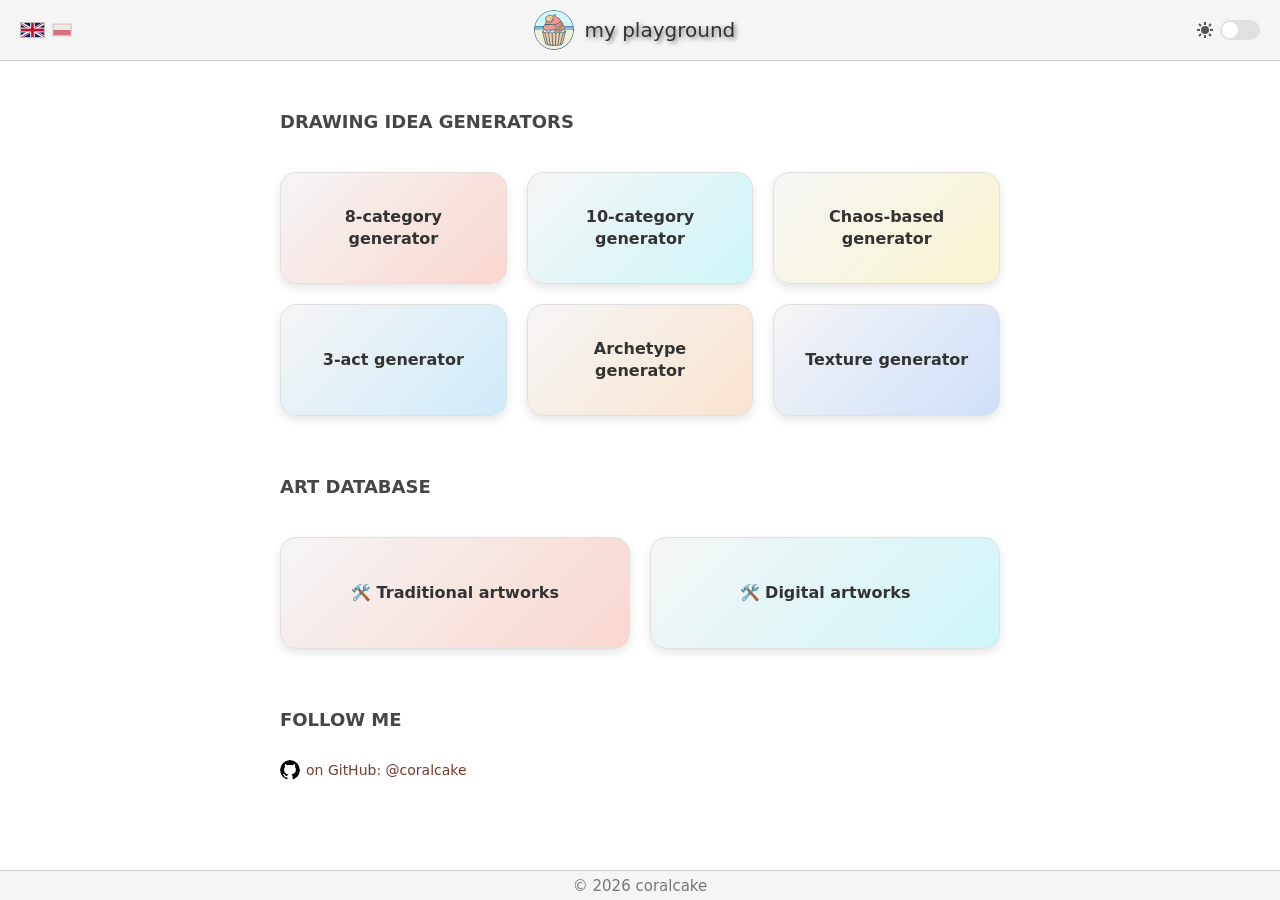
<file: index.html>
<!DOCTYPE html>
<html lang="pl">
<head>
    <meta charset="UTF-8">
    <meta name="viewport" content="width=device-width, initial-scale=1.0">
    <title>coralcake's playground</title>
    <link rel="stylesheet" href="/css/style.css">
    <link rel="icon" href="/favicon.ico" type="image/x-icon">
    <link rel="icon" href="/favicon-32x32.png" type="image/png" sizes="32x32" >
    <link rel="icon" href="/favicon-16x16.png" type="image/png" sizes="16x16">
</head>
<body data-lang-files="common">
    <script>
        (function(){
            if (localStorage.getItem('darkMode') === 'enabled') {
                document.body.style.transition = 'none';
                document.body.classList.add('dark-mode');
                
                document.addEventListener('DOMContentLoaded', () => {
                    document.body.style.transition = '';
                })
            }
        })();
    </script>
    <header>
        <div class="menu-left">
            <div class="switch-lang">
                <img id="flag1" src="/svg/flag-uk.svg" alt="English" class="flag-icon" height=14>
                <img id="flag2" src="/svg/flag-pl.svg" alt="Polish" class="flag-icon darkened" height=14>
            </div>
        </div>
        
        <div class="logo-center">
            <a href="https://coralcake.github.io">
                <img src="/svg/avatar-coralcake.svg" alt="Logo" height=40 width=40>
            </a>
            <span class="logo-text">my playground</span>
        </div>
        
        <div class="switch-right">
            <img id="modeImage" src="/svg/mode-light.svg" alt="Light/Dark Mode" height=20 width=20>
            <label class="switch-mode">
                <input type="checkbox" id="modeToggle">
                <span class="slider"></span>
            </label>
        </div>
    </header>
    
    <main>
        <section>
            <h1 data-i18n="menu_generators">Drawing idea generators</h1>
            <div class="tiles">
                <a class="tile" href="/pages/generators.html#generator-8">
                    <h3 data-i18n="menu_gen8">8-category generator</h3>
                </a>
                <a class="tile" href="/pages/generators.html#generator-10">
                    <h3 data-i18n="menu_gen10">10-category generator</h3>
                </a>
                <a class="tile" href="/pages/generators.html#generator-chaos">
                    <h3 data-i18n="menu_chaos">Chaos-based generator</h3>
                </a>
                <a class="tile" href="/pages/generators.html#generator-3-act">
                    <h3 data-i18n="menu_3act">3-act generator</h3>
                </a>
                <a class="tile" href="/pages/generators.html#generator-archetype">
                    <h3 data-i18n="menu_arch">Archetype generator</h3>
                </a>
                <a class="tile" href="/pages/generators.html#generator-textures">
                    <h3 data-i18n="menu_tex">Texture generator</h3>
                </a>
            </div>
            
            <h1 data-i18n="menu_database">Art database</h1>
            <div class="tiles">
                <a class="tile" href="/pages/art-database.html#art-traditional">
                    <h3 data-i18n="menu_arttra">🛠️ Traditional artworks</h3>
                </a>
                <a class="tile" href="/pages/art-database.html#art-digital">
                    <h3 data-i18n="menu_artdig">🛠️ Digital artworks</h3>
                </a>
            </div>
            
            <h1 data-i18n="menu_follow">Follow me</h1>
            <a href="https://github.com/coralcake" class="follow">
                <img id="githubIcon" src="/svg/GitHub_Invertocat_Black.svg" alt="GitHub" height=20 width=20>
                <span data-i18n="github_label">on GitHub: @coralcake</span>
            </a>
        </section>
    </main>
    
    <footer>
        <span class="footer-text" data-i18n="footer">© 2026 coralcake</span>
    </footer>
    
    <script src="/js/dark-light-mode.js"></script>
    <script src="/js/lang-switch.js"></script>
</body>
</html>
</file>
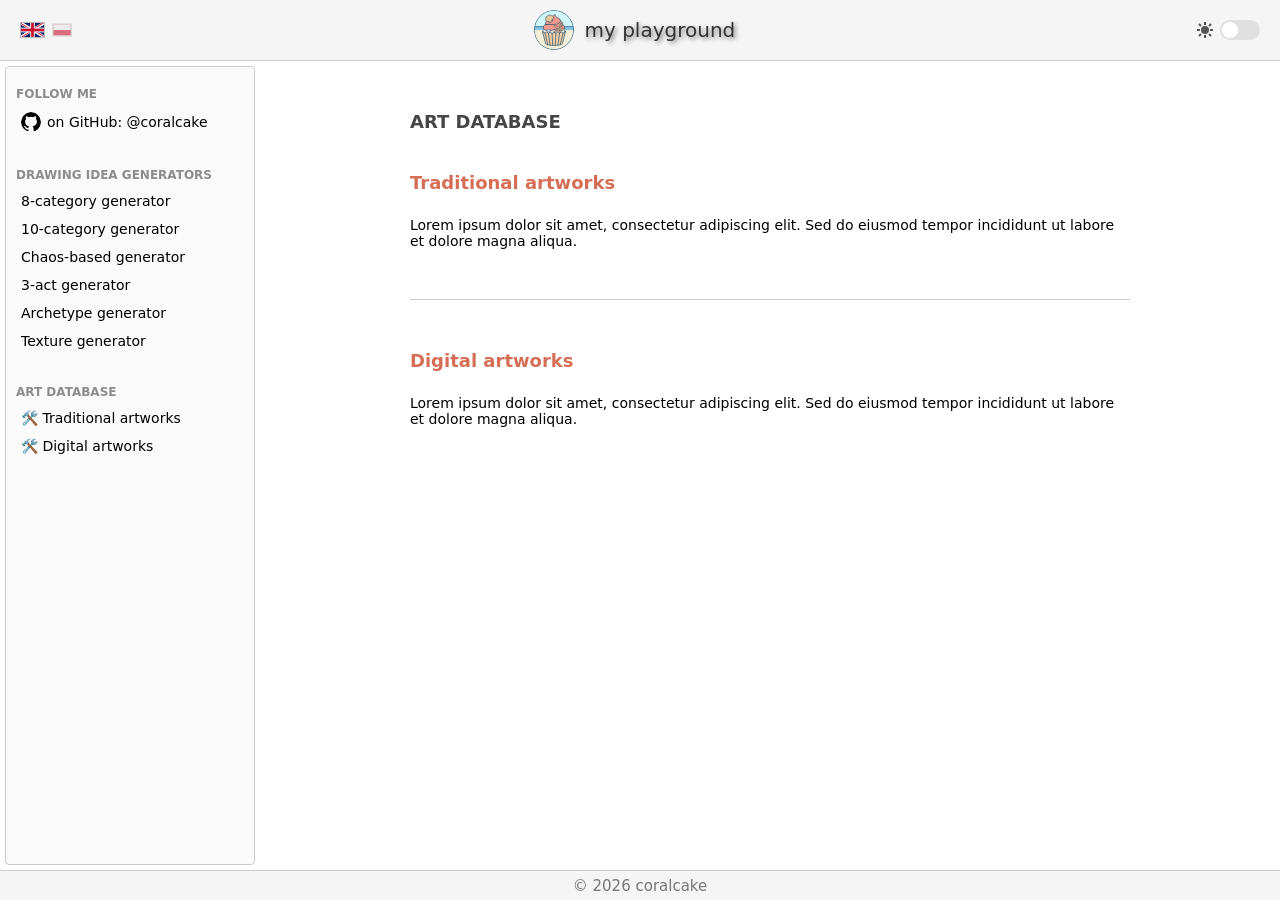
<file: pages/art-database.html>
<!DOCTYPE html>
<html lang="pl">
<head>
    <meta charset="UTF-8">
    <meta name="viewport" content="width=device-width, initial-scale=1.0">
    <title>Art database</title>
    <link rel="stylesheet" href="/css/style.css">
    <link rel="icon" href="/favicon.ico" type="image/x-icon">
    <link rel="icon" href="/favicon-32x32.png" type="image/png" sizes="32x32" >
    <link rel="icon" href="/favicon-16x16.png" type="image/png" sizes="16x16">
</head>
<body data-lang-files="common,art-database">
    <script>
        (function(){
            if (localStorage.getItem('darkMode') === 'enabled') {
                document.body.style.transition = 'none';
                document.body.classList.add('dark-mode');
                
                document.addEventListener('DOMContentLoaded', () => {
                    document.body.style.transition = '';
                })
            }
        })();
    </script>
    <header>
        <div class="menu-left">
            <div class="hamburger" onclick="showMenu()">
                <div></div>
                <div></div>
                <div></div>
            </div>
            <div class="switch-lang">
                <img id="flag1" src="/svg/flag-uk.svg" alt="English" class="flag-icon" height=14>
                <img id="flag2" src="/svg/flag-pl.svg" alt="Polish" class="flag-icon darkened" height=14>
            </div>
        </div>
        
        <div class="logo-center">
            <a href="https://coralcake.github.io">
                <img src="/svg/avatar-coralcake.svg" alt="Logo" height=40 width=40>
            </a>
            <span class="logo-text">my playground</span>
        </div>
        
        <div class="switch-right">
            <img id="modeImage" src="/svg/mode-light.svg" alt="Light/Dark Mode" height=20 width=20>
            <label class="switch-mode">
                <input type="checkbox" id="modeToggle">
                <span class="slider"></span>
            </label>
        </div>
    </header>
    
    <main>
        <nav id="menu">
            <div class="nav-wrapper">
                <div class="nav-section">
                    <div class="menu-icons">
                        <div onclick="window.location.href='https://coralcake.github.io'">
                            <img id="homeIcon" src="/svg/home-day.svg" alt="Go Home" height=20 width=20>
                        </div>
                        <div onclick="hideMenu()">
                            <img id="xmarkIcon" src="/svg/xmark-day.svg" alt="Close Menu" height=20 width=20>
                        </div>
                    </div>
                    <div class="nav-title" data-i18n="menu_follow">Follow me</div>
                    <a href="https://github.com/coralcake" class="icon">
                        <img id="githubIcon" src="/svg/GitHub_Invertocat_Black.svg" alt="GitHub" height=20 width=20>
                        <span data-i18n="github_label">on GitHub: @coralcake</span>
                    </a>
                </div>
                <div class="nav-section">
                    <div class="nav-title" data-i18n="menu_generators">Drawing idea generators</div>
                    <a href="/pages/generators.html#generator-8" data-i18n="menu_gen8">8-category generator</a>
                    <a href="/pages/generators.html#generator-10" data-i18n="menu_gen10">10-category generator</a>
                    <a href="/pages/generators.html#generator-chaos" data-i18n="menu_chaos">Chaos-based generator</a>
                    <a href="/pages/generators.html#generator-3-act" data-i18n="menu_3act">3-act generator</a>
                    <a href="/pages/generators.html#generator-archetype" data-i18n="menu_arch">Archetype generator</a>
                    <a href="/pages/generators.html#generator-textures" data-i18n="menu_tex">Texture generator</a>
                </div>
                <div class="nav-section">
                    <div class="nav-title" data-i18n="menu_database">Art database</div>
                    <a href="#art-traditional" data-i18n="menu_arttra">🛠️ Traditional artworks</a>
                    <a href="#art-digital" data-i18n="menu_artdig">🛠️ Digital artworks</a>
                </div>
            </div>
        </nav>
        
        <section id="art-base">
            <h1 data-i18n="title">Art database</h1>
            
            <div id="art-traditional">
                <h2 data-i18n="arttra_title">Traditional artworks</h2>
                <p data-i18n="arttra_desc">Lorem ipsum dolor sit amet, consectetur adipiscing elit. Sed do eiusmod tempor incididunt ut labore et dolore magna aliqua.</p>
            </div>
            
            <hr class="section-separator"/>
            
            <div id="art-digital">
                <h2 data-i18n="artdig_title">Digital artworks</h2>
                <p data-i18n="artdig_desc">Lorem ipsum dolor sit amet, consectetur adipiscing elit. Sed do eiusmod tempor incididunt ut labore et dolore magna aliqua.</p>
            </div>
        </section>
    </main>
    
    <div id="overlay" onclick="hideMenu()"></div>
    
    <footer>
        <span class="footer-text" data-i18n="footer">© 2026 coralcake</span>
    </footer>
    
    <script src="/js/menu-mobile.js"></script>
    <script src="/js/dark-light-mode.js"></script>
    <script src="/js/lang-switch.js"></script>
</body>
</html>
</file>
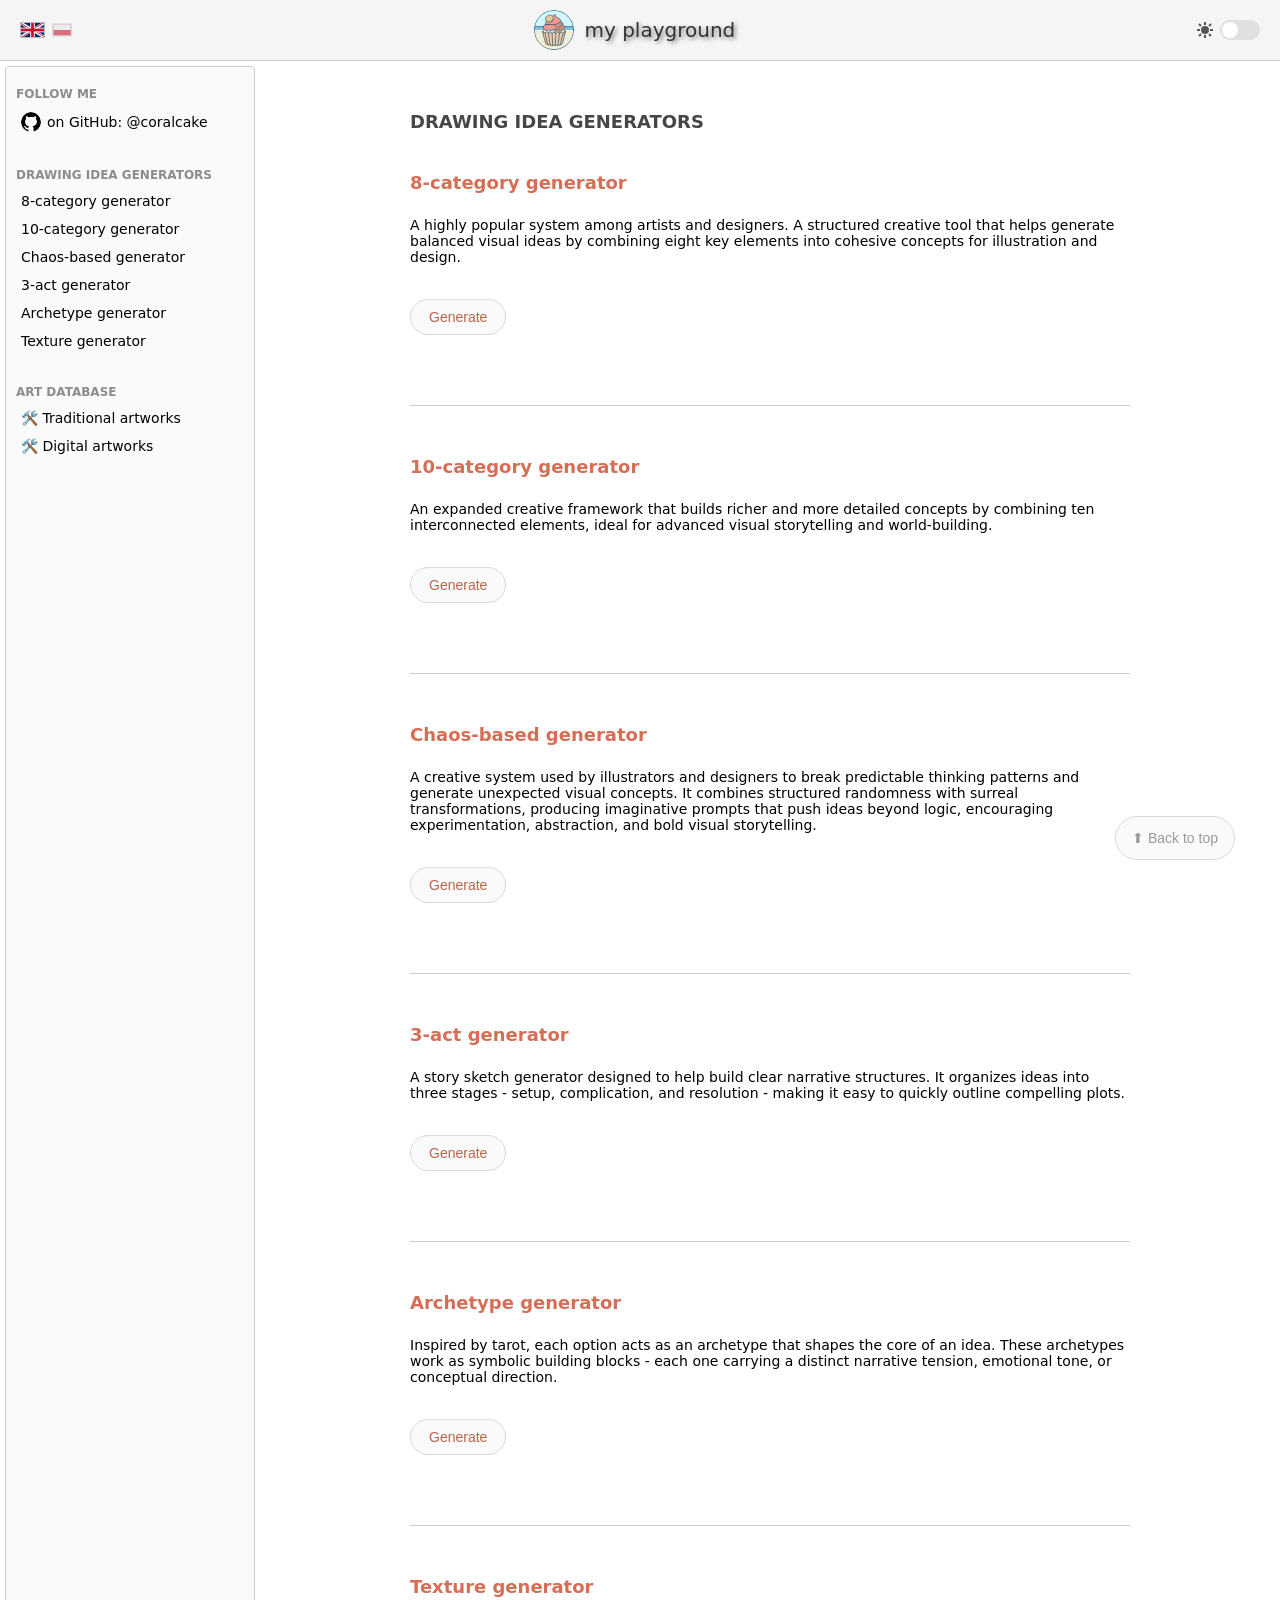
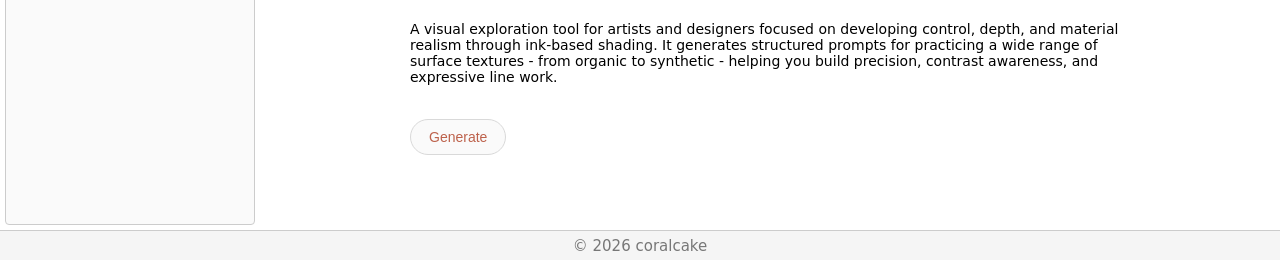
<file: pages/generators.html>
<!DOCTYPE html>
<html lang="pl">
<head>
    <meta charset="UTF-8">
    <meta name="viewport" content="width=device-width, initial-scale=1.0">
    <title>Drawing idea generators</title>
    <link rel="stylesheet" href="/css/style.css">
    <link rel="icon" href="/favicon.ico" type="image/x-icon">
    <link rel="icon" href="/favicon-32x32.png" type="image/png" sizes="32x32" >
    <link rel="icon" href="/favicon-16x16.png" type="image/png" sizes="16x16">
</head>
<body data-lang-files="common,generators">
    <script>
        (function(){
            if (localStorage.getItem('darkMode') === 'enabled') {
                document.body.style.transition = 'none';
                document.body.classList.add('dark-mode');
                
                document.addEventListener('DOMContentLoaded', () => {
                    document.body.style.transition = '';
                })
            }
        })();
    </script>
    <header>
        <div class="menu-left">
            <div class="hamburger" onclick="showMenu()">
                <div></div>
                <div></div>
                <div></div>
            </div>
            <div class="switch-lang">
                <img id="flag1" src="/svg/flag-uk.svg" alt="English" class="flag-icon" height=14>
                <img id="flag2" src="/svg/flag-pl.svg" alt="Polish" class="flag-icon darkened" height=14>
            </div>
        </div>
        
        <div class="logo-center">
            <a href="https://coralcake.github.io">
                <img src="/svg/avatar-coralcake.svg" alt="Logo" height=40 width=40>
            </a>
            <span class="logo-text">my playground</span>
        </div>
        
        <div class="switch-right">
            <img id="modeImage" src="/svg/mode-light.svg" alt="Light/Dark Mode" height=20 width=20>
            <label class="switch-mode">
                <input type="checkbox" id="modeToggle">
                <span class="slider"></span>
            </label>
        </div>
    </header>
    
    <main>
        <nav id="menu">
            <div class="nav-wrapper">
                <div class="nav-section">
                    <div class="menu-icons">
                        <div onclick="window.location.href='https://coralcake.github.io'">
                            <img id="homeIcon" src="/svg/home-day.svg" alt="Go Home" height=20 width=20>
                        </div>
                        <div onclick="hideMenu()">
                            <img id="xmarkIcon" src="/svg/xmark-day.svg" alt="Close Menu" height=20 width=20>
                        </div>
                    </div>
                    <div class="nav-title" data-i18n="menu_follow">Follow me</div>
                    <a href="https://github.com/coralcake" class="icon">
                        <img id="githubIcon" src="/svg/GitHub_Invertocat_Black.svg" alt="GitHub" height=20 width=20>
                        <span data-i18n="github_label">on GitHub: @coralcake</span>
                    </a>
                </div>
                <div class="nav-section">
                    <div class="nav-title" data-i18n="menu_generators">Drawing idea generators</div>
                    <a href="#generator-8" data-i18n="menu_gen8">8-category generator</a>
                    <a href="#generator-10" data-i18n="menu_gen10">10-category generator</a>
                    <a href="#generator-chaos" data-i18n="menu_chaos">Chaos-based generator</a>
                    <a href="#generator-3-act" data-i18n="menu_3act">3-act generator</a>
                    <a href="#generator-archetype" data-i18n="menu_arch">Archetype generator</a>
                    <a href="#generator-textures" data-i18n="menu_tex">Texture generator</a>
                </div>
                <div class="nav-section">
                    <div class="nav-title" data-i18n="menu_database">Art database</div>
                    <a href="/pages/art-database.html#art-traditional" data-i18n="menu_arttra">🛠️ Traditional artworks</a>
                    <a href="/pages/art-database.html#art-digital" data-i18n="menu_artdig">🛠️ Digital artworks</a>
                </div>
            </div>
        </nav>
        
        <section id="generators">
            <h1 data-i18n="title">Drawing idea generators</h1>
            
            <div id="generator-8">
                <h2 data-i18n="gen8_title">8-category generator</h2>
                <p data-i18n="gen8_desc">A highly popular system among artists and designers. A structured creative tool that helps generate balanced visual ideas by combining eight key elements into cohesive concepts for illustration and design.</p>
                <button class="generateButton" data-type="tab-gen-8" data-target="resultTable1" data-i18n="generate_btn">Generate</button>
                <table id="resultTable1" class="resultTable" border="1" cellpadding="8" cellspacing="0">
                    <thead>
                        <tr>
                            <th class="table-head" data-i18n="table_category">Category</th>
                            <th class="table-head" data-i18n="table_result">Result</th>
                        </tr>
                    </thead>
                    <tbody>
                    </tbody>
                </table>
            </div>
            
            <hr class="section-separator"/>
            
            <div id="generator-10">
                <h2 data-i18n="gen10_title">10-category generator</h2>
                <p data-i18n="gen10_desc">An expanded creative framework that builds richer and more detailed concepts by combining ten interconnected elements, ideal for advanced visual storytelling and world-building.</p>
                <button class="generateButton" data-type="tab-gen-10" data-target="resultTable2" data-i18n="generate_btn">Generate</button>
                <table id="resultTable2" class="resultTable" border="1" cellpadding="8" cellspacing="0">
                    <thead>
                        <tr>
                            <th class="table-head" data-i18n="table_category">Category</th>
                            <th class="table-head" data-i18n="table_result">Result</th>
                        </tr>
                    </thead>
                    <tbody>
                    </tbody>
                </table>
            </div>
            
            <hr class="section-separator"/>
            
            <div id="generator-chaos">
                <h2 data-i18n="chaos_title">Chaos-based generator</h2>
                <p data-i18n="chaos_desc">A creative system used by illustrators and designers to break predictable thinking patterns and generate unexpected visual concepts. It combines structured randomness with surreal transformations, producing imaginative prompts that push ideas beyond logic, encouraging experimentation, abstraction, and bold visual storytelling.</p>
                <button class="generateButton" data-type="tab-gen-chaos" data-target="resultTable3" data-i18n="generate_btn">Generate</button>
                <table id="resultTable3" class="resultTable" border="1" cellpadding="8" cellspacing="0">
                    <thead>
                        <tr>
                            <th class="table-head" data-i18n="table_category">Category</th>
                            <th class="table-head" data-i18n="table_result">Result</th>
                        </tr>
                    </thead>
                    <tbody>
                    </tbody>
                </table>
            </div>
            
            <hr class="section-separator"/>
            
            <div id="generator-3-act">
                <h2 data-i18n="act_title">3-act generator</h2>
                <p data-i18n="act_desc">A story sketch generator designed to help build clear narrative structures. It organizes ideas into three stages - setup, complication, and resolution - making it easy to quickly outline compelling plots.</p>
                <button class="generateButton" data-type="tab-gen-3-act" data-target="resultTable4" data-i18n="generate_btn">Generate</button>
                <table id="resultTable4" class="resultTable" border="1" cellpadding="8" cellspacing="0">
                    <thead>
                        <tr>
                            <th class="table-head" data-i18n="table_category">Category</th>
                            <th class="table-head" data-i18n="table_result">Result</th>
                        </tr>
                    </thead>
                    <tbody>
                    </tbody>
                </table>
            </div>
            
            <hr class="section-separator"/>
            
            <div id="generator-archetype">
                <h2 data-i18n="arch_title">Archetype generator</h2>
                <p data-i18n="arch_desc">Inspired by tarot, each option acts as an archetype that shapes the core of an idea. These archetypes work as symbolic building blocks - each one carrying a distinct narrative tension, emotional tone, or conceptual direction.</p>
                <button class="generateButton" data-type="tab-gen-arch" data-target="resultTable5" data-i18n="generate_btn">Generate</button>
                <table id="resultTable5" class="resultTable" border="1" cellpadding="8" cellspacing="0">
                    <thead>
                        <tr>
                            <th class="table-head" data-i18n="table_category">Category</th>
                            <th class="table-head" data-i18n="table_result">Result</th>
                        </tr>
                    </thead>
                    <tbody>
                    </tbody>
                </table>
            </div>
            
            <hr class="section-separator"/>
            
            <div id="generator-textures">
                <h2 data-i18n="tex_title">Texture generator</h2>
                <p data-i18n="tex_desc">A visual exploration tool for artists and designers focused on developing control, depth, and material realism through ink-based shading. It generates structured prompts for practicing a wide range of surface textures - from organic to synthetic - helping you build precision, contrast awareness, and expressive line work.</p>
                <button class="generateButton" data-type="tab-gen-tex" data-target="resultTable6" data-i18n="generate_btn">Generate</button>
                <table id="resultTable6" class="resultTable" border="1" cellpadding="8" cellspacing="0">
                    <thead>
                        <tr>
                            <th class="table-head" data-i18n="table_category">Category</th>
                            <th class="table-head" data-i18n="table_result">Result</th>
                        </tr>
                    </thead>
                    <tbody>
                    </tbody>
                </table>
            </div>
            
            <button class="backButton" onclick="window.scrollTo({ top: 0, behavior: 'smooth' })" aria-label="Back to top" data-i18n="back_top">⬆ Back to top</button>
        </section>
    </main>
    
    <div id="overlay" onclick="hideMenu()"></div>
    
    <footer>
        <span class="footer-text" data-i18n="footer">© 2026 coralcake</span>
    </footer>
    
    <script src="/js/menu-mobile.js"></script>
    <script src="/js/dark-light-mode.js"></script>
    <script src="/js/lang-switch.js"></script>
    <script src="/js/generators.js"></script>
</body>
</html>
</file>
<file: css/style.css>
@import 'base.css';

@import 'header.css';
@import 'content.css';
@import 'menu.css';
@import 'footer.css';

@import 'mobile.css';
@import 'dark-mode.css';
</file>
